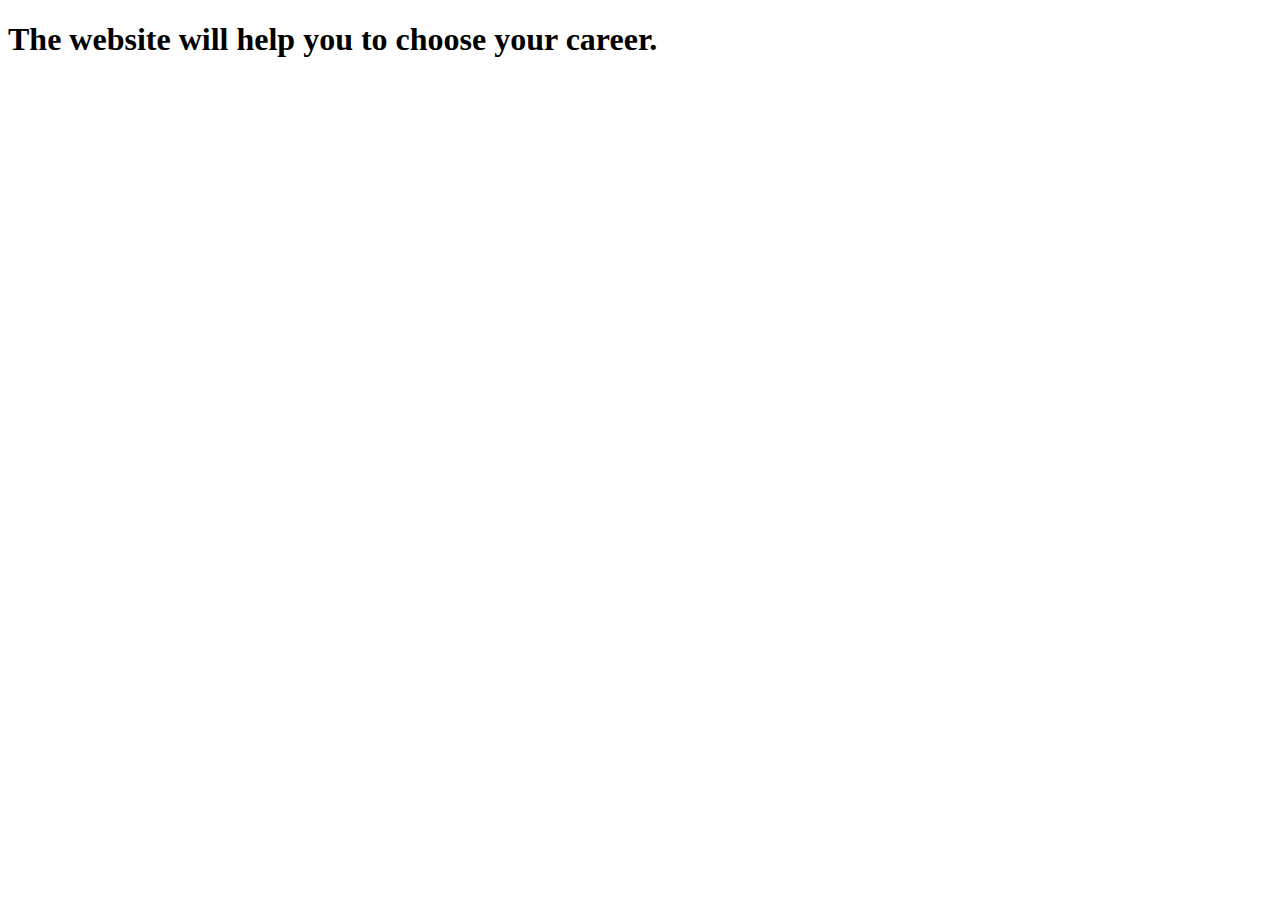
<file: index.html>
<!DOCTYPE html>
<html lang="en">
<head>
    <meta charset="UTF-8">
    <meta name="viewport" content="width=device-width, initial-scale=1.0">
    <title>Career-Compas</title>
</head>
<body>
  <h1>The website will help you to choose your career.</h1> 
</body>
</html>
</file>
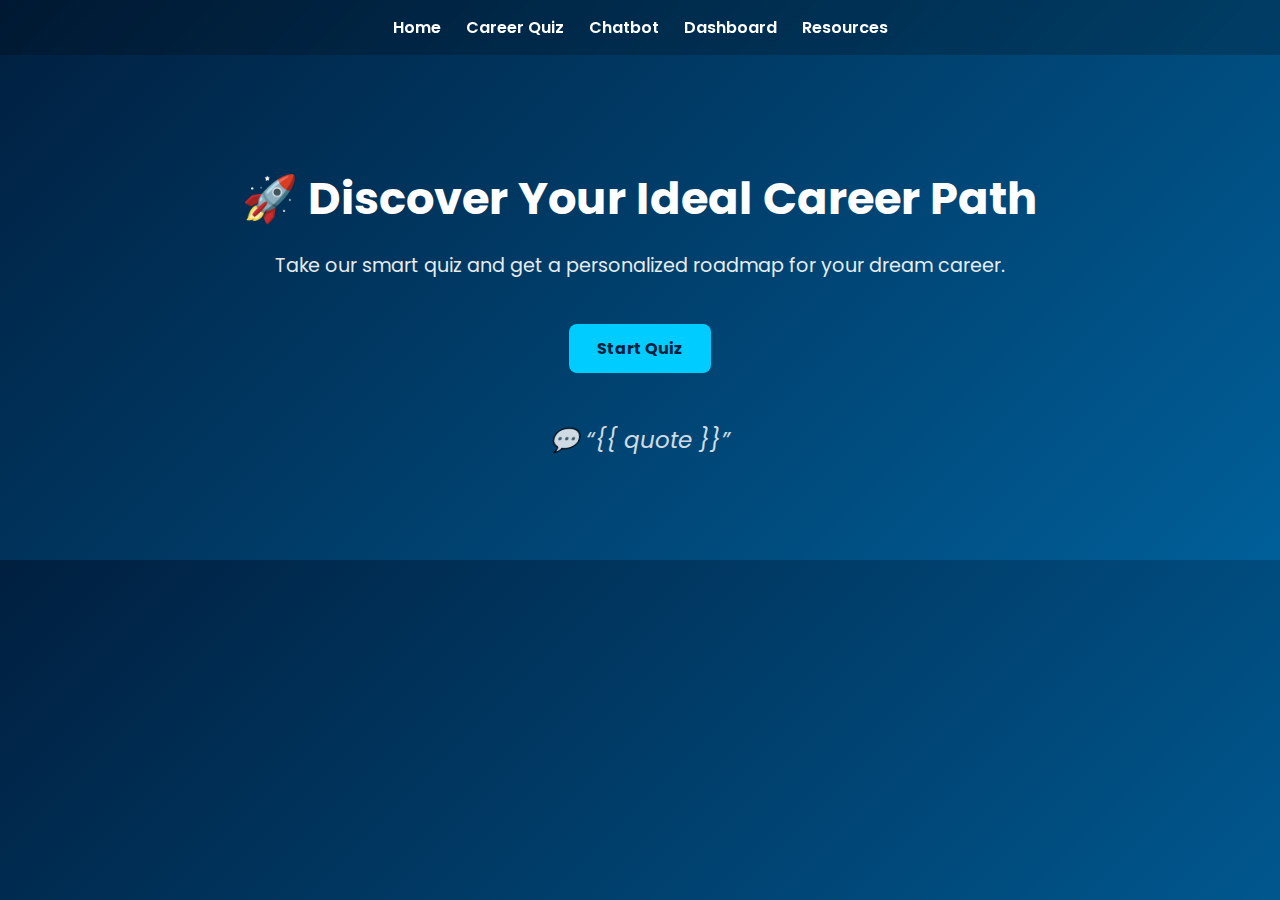
<file: templates/index.html>
<!DOCTYPE html>
<html lang="en">
<head>
  <meta charset="UTF-8">
  <title>Career Compass</title>
  <link href="https://fonts.googleapis.com/css2?family=Poppins:wght@400;600&display=swap" rel="stylesheet">
  <style>
    body {
      font-family: 'Poppins', sans-serif;
      margin: 0; padding: 0;
      background: linear-gradient(135deg, #001f3f, #005f99);
      color: #fff; text-align: center;
    }
    nav {
      background: rgba(0,0,0,0.2);
      padding: 15px;
      position: sticky; top: 0;
      display: flex; justify-content: center;
      gap: 25px;
      backdrop-filter: blur(6px);
    }
    nav a {
      color: white; text-decoration: none;
      font-weight: 600; transition: 0.3s;
    }
    nav a:hover { color: #00ccff; }

    .container { padding: 80px 20px; }
    h1 { font-size: 2.8em; margin-bottom: 10px; }
    p { font-size: 1.2em; opacity: 0.9; }

    .btn {
      display: inline-block;
      background: #00ccff;
      color: #001f3f;
      padding: 12px 28px;
      border-radius: 8px;
      font-weight: bold;
      text-decoration: none;
      margin-top: 25px;
      transition: 0.3s;
    }
    .btn:hover { background: #66e0ff; }

    .quote {
      margin-top: 50px;
      font-size: 1.2em;
      font-style: italic;
      opacity: 0.9;
      animation: fadeIn 2s ease-in-out;
    }

    @keyframes fadeIn {
      from { opacity: 0; transform: translateY(10px); }
      to { opacity: 1; transform: translateY(0); }
    }
  </style>
</head>
<body>
  <nav>
    <a href="/">Home</a>
    <a href="/quiz">Career Quiz</a>
    <a href="/chat">Chatbot</a>
    <a href="/dashboard">Dashboard</a>
    <a href="/resources">Resources</a>
  </nav>

  <div class="container">
    <h1>🚀 Discover Your Ideal Career Path</h1>
    <p>Take our smart quiz and get a personalized roadmap for your dream career.</p>
    <a href="/quiz" class="btn">Start Quiz</a>

    <div class="quote">
      <p>💬 “{{ quote }}”</p>
    </div>
  </div>
</body>
</html>
</file>
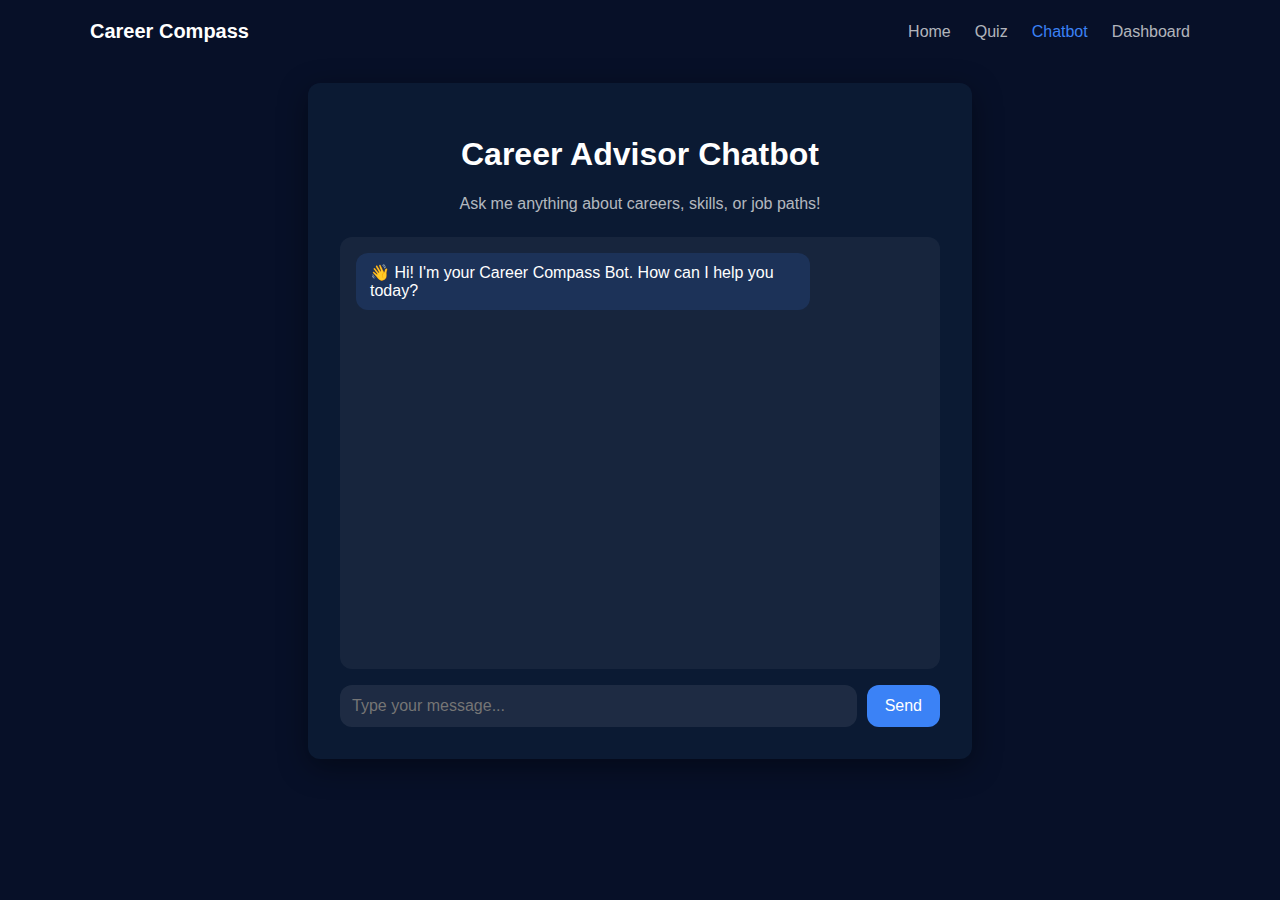
<file: frontend(sayan)/chat.html>
<!DOCTYPE html>
<html lang="en">
<head>
  <meta charset="UTF-8">
  <meta name="viewport" content="width=device-width, initial-scale=1.0">
  <title>Career Compass - Chatbot</title>
  <link rel="stylesheet" href="chat.css">
</head>
<body>
  <div class="site">
    <!-- ✅ Navbar (same as other pages) -->
    <header>
      <div class="brand">Career Compass</div>
      <nav>
        <ul>
          <li><a href="home.html">Home</a></li>
          <li><a href="quiz.html">Quiz</a></li>
          <li><a href="chat.html" class="active">Chatbot</a></li>
          <li><a href="#dashboard">Dashboard</a></li>
        </ul>
      </nav>
    </header>

    <!-- ✅ Chatbot Section -->
    <main>
      <div class="chat-container">
        <h1>Career Advisor Chatbot</h1>
        <p class="subtitle">Ask me anything about careers, skills, or job paths!</p>

        <div class="chat-box" id="chat-box">
          <div class="bot-msg">👋 Hi! I'm your Career Compass Bot. How can I help you today?</div>
        </div>

        <div class="input-area">
          <input type="text" id="user-input" placeholder="Type your message..." />
          <button id="send-btn">Send</button>
        </div>
      </div>
    </main>
  </div>

  <script src="chat.js"></script>
</body>
</html>
</file>
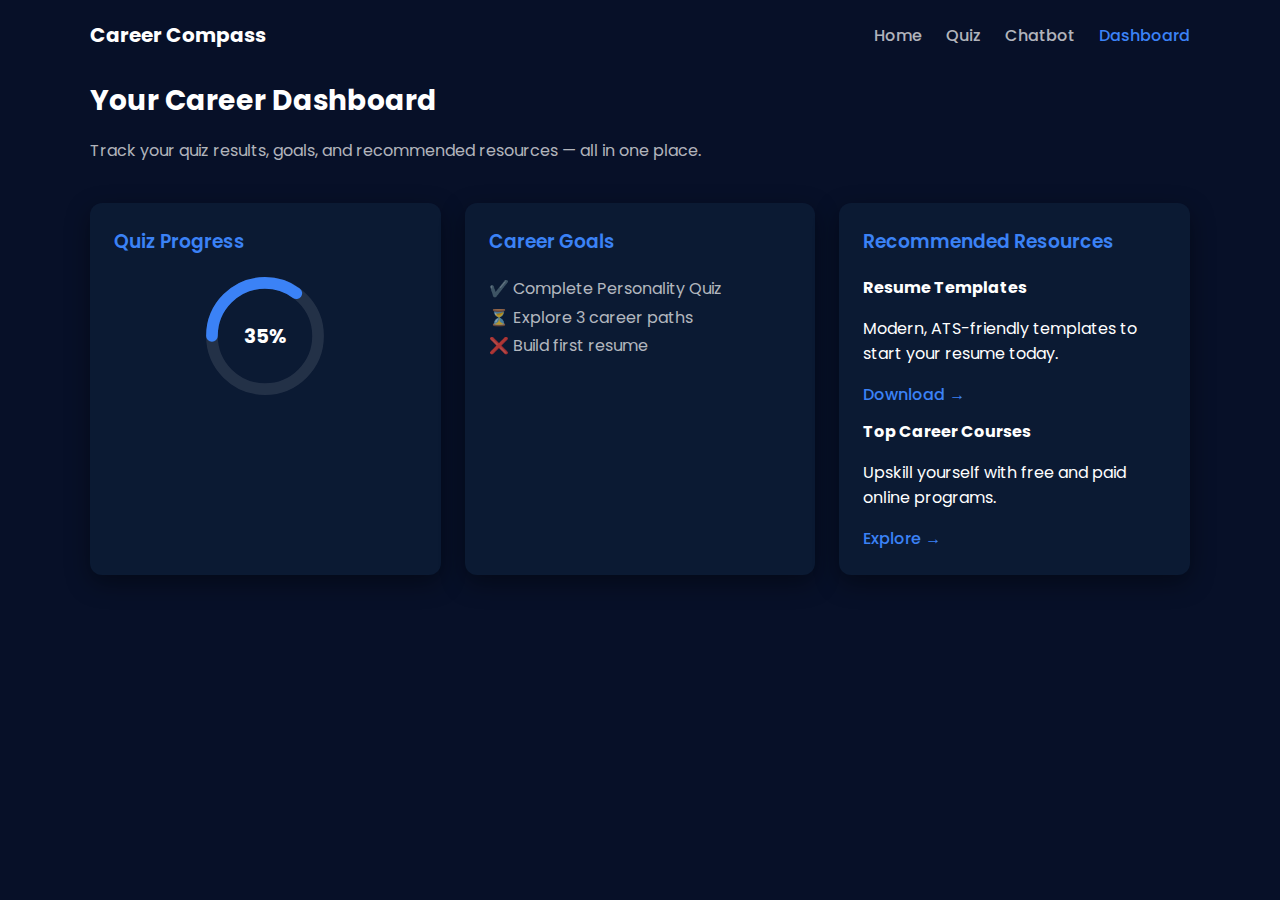
<file: frontend(sayan)/dashboard.html>
<!DOCTYPE html>
<html lang="en">
<head>
  <meta charset="UTF-8" />
  <meta name="viewport" content="width=device-width, initial-scale=1.0" />
  <title>Career Compass - Dashboard</title>
  <link rel="stylesheet" href="dashboard.css" />
  <link href="https://fonts.googleapis.com/css2?family=Poppins:wght@300;400;600;700&display=swap" rel="stylesheet">
</head>
<body>
  <div class="site">
    <!-- ✅ Navbar -->
    <header>
      <div class="brand">Career Compass</div>
      <nav>
        <ul>
          <li><a href="home.html">Home</a></li>
          <li><a href="quiz.html">Quiz</a></li>
          <li><a href="chat.html">Chatbot</a></li>
          <li><a href="dashboard.html" class="active">Dashboard</a></li>
        </ul>
      </nav>
    </header>

    <!-- ✅ Dashboard Content -->
    <main>
      <h1 class="title">Your Career Dashboard</h1>
      <p class="subtitle">Track your quiz results, goals, and recommended resources — all in one place.</p>

      <section class="dashboard-grid">
        <div class="card progress-card">
          <h3>Quiz Progress</h3>
          <div class="progress-circle">
            <svg viewBox="0 0 36 36">
              <path class="bg" d="M18 2.0845a15.9155 15.9155 0 0 1 0 31.831a15.9155 15.9155 0 0 1 0-31.831"/>
              <path class="progress" stroke-dasharray="70, 100" d="M18 2.0845a15.9155 15.9155 0 0 1 0 31.831a15.9155 15.9155 0 0 1 0-31.831"/>
            </svg>
            <div class="percent">70%</div>
          </div>
        </div>

        <div class="card goals-card">
          <h3>Career Goals</h3>
          <ul>
            <li>✔️ Complete Personality Quiz</li>
            <li>⏳ Explore 3 career paths</li>
            <li>❌ Build first resume</li>
          </ul>
        </div>

        <div class="card resources-card">
          <h3>Recommended Resources</h3>
          <div class="resource">
            <strong>Resume Templates</strong>
            <p>Modern, ATS-friendly templates to start your resume today.</p>
            <a href="#">Download →</a>
          </div>
          <div class="resource">
            <strong>Top Career Courses</strong>
            <p>Upskill yourself with free and paid online programs.</p>
            <a href="#">Explore →</a>
          </div>
        </div>
      </section>
    </main>
  </div>

  <script src="dashboard.js"></script>
</body>
</html>
</file>
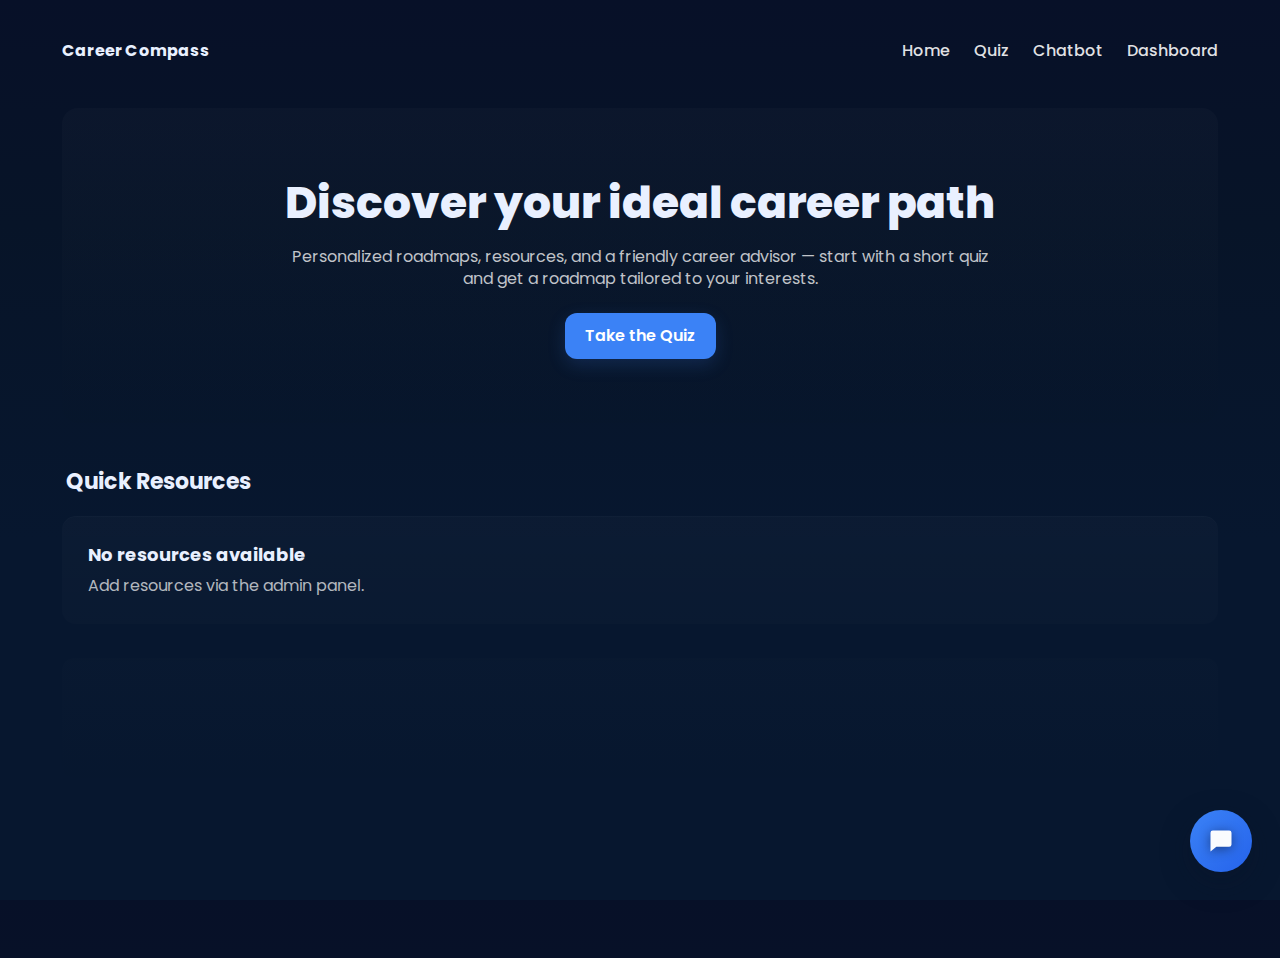
<file: frontend(sayan)/home.html>
<!doctype html>
<html lang="en">
<head>
  <meta charset="utf-8" />
  <meta name="viewport" content="width=device-width,initial-scale=1" />
  <title>Career Compass</title>
  <link rel="preconnect" href="https://fonts.gstatic.com" crossorigin>
  <link href="https://fonts.googleapis.com/css2?family=Poppins:wght@300;400;600;700;800&display=swap" rel="stylesheet">
  <meta name="description" content="Discover your ideal career path — Quiz, resources and friendly career advisor." />
 <link rel="stylesheet" href="home.css">
</head>
<body>
  <div class="site">
    <header>
      <div class="brand">Career Compass</div>
      <nav>
        <ul>
          <li><a href="#">Home</a></li>
          <li><a href="quiz.html">Quiz</a></li>
          <li><a href="#chat">Chatbot</a></li>
          <li><a href="#dashboard">Dashboard</a></li>
        </ul>
      </nav>
    </header>

    <main>
      <section class="hero" aria-label="Hero">
        <div>
          <h1>Discover your ideal career path</h1>
          <p>Personalized roadmaps, resources, and a friendly career advisor — start with a short quiz and get a roadmap tailored to your interests.</p>
          <a id="cta-quiz" class="btn" href="#quiz">Take the Quiz</a>
        </div>
      </section>

      <div class="section-title">Quick Resources</div>

      <section class="resources-wrap">
        <!-- big card showing no resources (mirrors your screenshot) -->
        <div class="card">
          <h3>No resources available</h3>
          <p>Add resources via the admin panel.</p>
        </div>

        <!-- beneath that, a grid for resource cards (empty by default) -->
        <div class="resource-grid" id="resource-grid">
          <!-- JS will populate resources here if present -->
        </div>

      </section>

      <div style="height:56px"></div>
    </main>

    <footer></footer>
  </div>

  <!-- floating chatbot button -->
  <div class="chat-floating" id="chat-btn" aria-label="Open chat">
    <svg width="28" height="28" viewBox="0 0 24 24" fill="none" xmlns="http://www.w3.org/2000/svg">
      <path d="M21 15a2 2 0 0 1-2 2H8l-5 4V5a2 2 0 0 1 2-2h14a2 2 0 0 1 2 2v10z" fill="white" opacity="0.98"/>
    </svg>
  </div>

  <script src="home.js"></script>
</body>
</html>
</file>
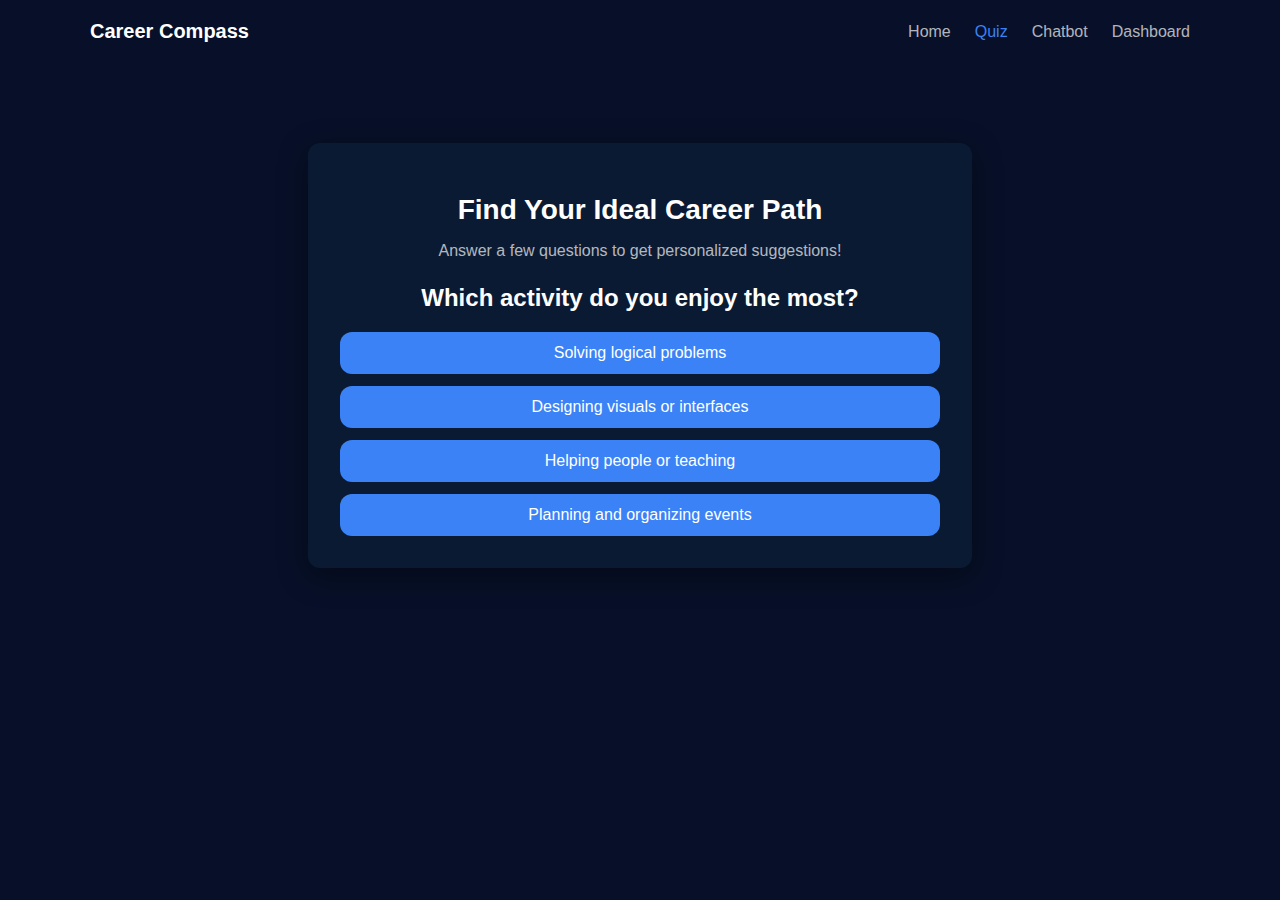
<file: frontend(sayan)/quiz.html>
<!DOCTYPE html>
<html lang="en">
<head>
  <meta charset="UTF-8">
  <meta name="viewport" content="width=device-width, initial-scale=1.0">
  <title>Career Compass - Quiz</title>
  <link rel="stylesheet" href="quiz.css">
</head>
<body>
  <div class="site">
    <!-- ✅ Navbar (same as homepage) -->
    <header>
      <div class="brand">Career Compass</div>
      <nav>
        <ul>
          <li><a href="home.html">Home</a></li>
          <li><a href="quiz.html" class="active">Quiz</a></li>
          <li><a href="chat.html">Chatbot</a></li>
          <li><a href="#dashboard">Dashboard</a></li>
        </ul>
      </nav>
    </header>

    <!-- ✅ Quiz Section -->
    <main>
      <div class="quiz-container">
        <h1>Find Your Ideal Career Path</h1>
        <p class="subtitle">Answer a few questions to get personalized suggestions!</p>

        <div id="quiz-box">
          <div id="question-container">
            <h2 id="question">Loading question...</h2>
            <div id="answer-buttons" class="btn-grid"></div>
          </div>

          <div id="controls">
            <button id="next-btn" class="btn next-btn">Next</button>
          </div>
        </div>

        <div id="result-box" class="hidden">
          <h2>Your Recommended Career Path:</h2>
          <p id="career-result"></p>
          <button id="restart-btn" class="btn">Restart Quiz</button>
        </div>
      </div>
    </main>
  </div>

  <script src="quiz.js"></script>
</body>
</html>
</file>
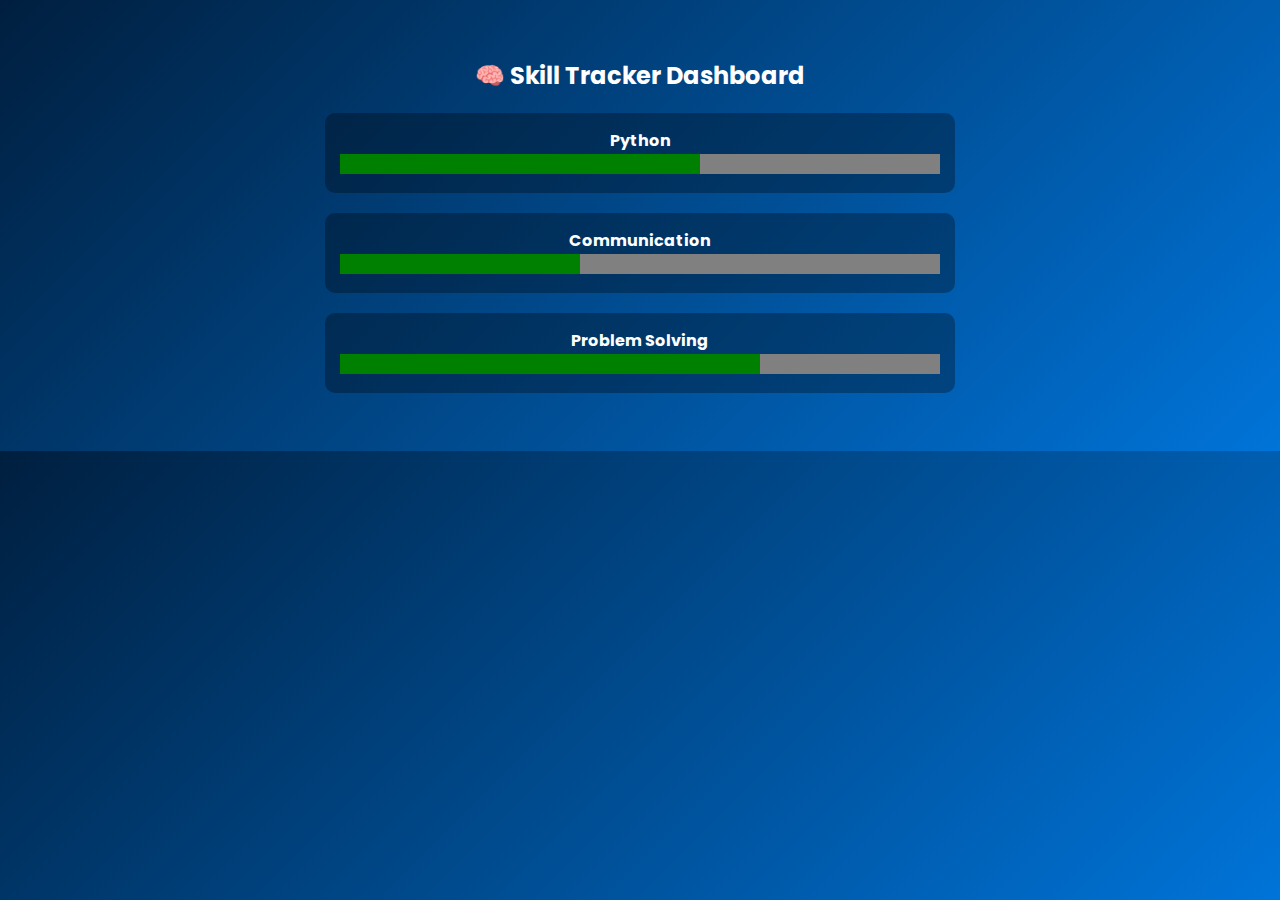
<file: templates/dashboard.html>
<!DOCTYPE html>
<html lang="en">
<head>
  <meta charset="UTF-8">
  <title>Skill Tracker</title>
  <link href="https://fonts.googleapis.com/css2?family=Poppins:wght@400;600&display=swap" rel="stylesheet">
  <style>
    body {
      background: linear-gradient(135deg, #001f3f, #0074d9);
      color: white; font-family: 'Poppins', sans-serif;
      text-align: center; padding: 30px;
    }
    .skill {
      margin: 20px auto; max-width: 600px;
      background: rgba(0,0,0,0.3); padding: 15px; border-radius: 10px;
    }
    progress { width: 100%; height: 20px; border-radius: 10px; }
  </style>
</head>
<body>
  <h2>🧠 Skill Tracker Dashboard</h2>
  <div id="skills"></div>

  <script>
    const skills = JSON.parse(localStorage.getItem('skills')) || {
      "Python": 60, "Communication": 40, "Problem Solving": 70
    };

    const container = document.getElementById('skills');
    for (const [skill, value] of Object.entries(skills)) {
      const div = document.createElement('div');
      div.className = "skill";
      div.innerHTML = `<strong>${skill}</strong><br><progress value="${value}" max="100"></progress>`;
      container.appendChild(div);
    }
  </script>
</body>
</html>
</file>
<file: frontend(sayan)/chat.css>
:root {
  --bg: #071028;
  --card: #0b1a33;
  --text: #ffffff;
  --accent: #3b82f6;
  --muted: rgba(255,255,255,0.7);
  --radius: 12px;
  --transition: 0.25s ease;
}

body {
  margin: 0;
  font-family: "Poppins", sans-serif;
  background: var(--bg);
  color: var(--text);
  min-height: 100vh;
}

.site {
  max-width: 1100px;
  margin: 0 auto;
  padding: 20px;
}

/* ✅ Navbar */
header {
  display: flex;
  justify-content: space-between;
  align-items: center;
  margin-bottom: 30px;
}

.brand {
  font-weight: 700;
  font-size: 20px;
}

nav ul {
  display: flex;
  list-style: none;
  gap: 24px;
  margin: 0;
  padding: 0;
}

nav a {
  color: var(--muted);
  text-decoration: none;
  font-weight: 500;
  transition: color var(--transition);
}

nav a:hover,
nav a.active {
  color: var(--accent);
}

/* ✅ Chatbot Section */
.chat-container {
  background: var(--card);
  padding: 32px;
  border-radius: var(--radius);
  box-shadow: 0 8px 30px rgba(0,0,0,0.4);
  max-width: 600px;
  margin: 40px auto;
  text-align: center;
}

.subtitle {
  color: var(--muted);
  margin-bottom: 24px;
}

.chat-box {
  background: rgba(255,255,255,0.05);
  border-radius: var(--radius);
  height: 400px;
  overflow-y: auto;
  padding: 16px;
  text-align: left;
  display: flex;
  flex-direction: column;
  gap: 10px;
  scroll-behavior: smooth;
}

.bot-msg, .user-msg {
  padding: 10px 14px;
  border-radius: var(--radius);
  max-width: 75%;
}

.bot-msg {
  background: rgba(59,130,246,0.15);
  align-self: flex-start;
}

.user-msg {
  background: var(--accent);
  align-self: flex-end;
}

.input-area {
  margin-top: 16px;
  display: flex;
  gap: 10px;
}

.input-area input {
  flex: 1;
  padding: 12px;
  border-radius: var(--radius);
  border: none;
  outline: none;
  background: rgba(255,255,255,0.08);
  color: white;
  font-size: 16px;
}

.input-area button {
  background: var(--accent);
  color: white;
  border: none;
  border-radius: var(--radius);
  padding: 12px 18px;
  font-size: 16px;
  cursor: pointer;
  transition: background var(--transition);
}

.input-area button:hover {
  background: #2563eb;
}

/* Responsive */
@media (max-width: 700px) {
  .chat-container {
    padding: 20px;
  }
  nav ul {
    gap: 14px;
  }
}
</file>
<file: frontend(sayan)/dashboard.css>
:root {
  --bg: #071028;
  --card: #0b1a33;
  --text: #ffffff;
  --accent: #3b82f6;
  --muted: rgba(255,255,255,0.7);
  --radius: 12px;
  --transition: 0.25s ease;
}

body {
  margin: 0;
  font-family: "Poppins", sans-serif;
  background: var(--bg);
  color: var(--text);
  min-height: 100vh;
}

.site {
  max-width: 1100px;
  margin: 0 auto;
  padding: 20px;
}

/* ✅ Navbar */
header {
  display: flex;
  justify-content: space-between;
  align-items: center;
  margin-bottom: 30px;
}

.brand {
  font-weight: 700;
  font-size: 20px;
}

nav ul {
  display: flex;
  list-style: none;
  gap: 24px;
  margin: 0;
  padding: 0;
}

nav a {
  color: var(--muted);
  text-decoration: none;
  font-weight: 500;
  transition: color var(--transition);
}

nav a:hover,
nav a.active {
  color: var(--accent);
}

/* ✅ Dashboard Content */
.title {
  font-size: 28px;
  font-weight: 700;
  margin-bottom: 10px;
}

.subtitle {
  color: var(--muted);
  margin-bottom: 40px;
}

.dashboard-grid {
  display: grid;
  grid-template-columns: repeat(auto-fit, minmax(280px, 1fr));
  gap: 24px;
}

/* ✅ Card Style */
.card {
  background: var(--card);
  padding: 24px;
  border-radius: var(--radius);
  box-shadow: 0 8px 25px rgba(0, 0, 0, 0.4);
}

.card h3 {
  margin-top: 0;
  color: var(--accent);
  font-weight: 600;
}

/* ✅ Progress Circle */
.progress-circle {
  position: relative;
  width: 120px;
  height: 120px;
  margin: 20px auto;
}

.progress-circle svg {
  transform: rotate(-90deg);
  width: 100%;
  height: 100%;
}

.progress-circle path {
  fill: none;
  stroke-width: 3.5;
  stroke-linecap: round;
}

.progress-circle .bg {
  stroke: rgba(255,255,255,0.1);
}

.progress-circle .progress {
  stroke: var(--accent);
  transition: stroke-dasharray 1s ease;
}

.progress-circle .percent {
  position: absolute;
  top: 50%;
  left: 50%;
  transform: translate(-50%, -50%);
  font-weight: 700;
  font-size: 20px;
}

/* ✅ Goals */
.goals-card ul {
  list-style: none;
  padding-left: 0;
  line-height: 1.8;
  color: var(--muted);
}

/* ✅ Resources */
.resource {
  margin-top: 12px;
}

.resource strong {
  color: white;
}

.resource a {
  color: var(--accent);
  text-decoration: none;
  font-weight: 500;
}

.resource a:hover {
  text-decoration: underline;
}

/* Responsive */
@media (max-width: 700px) {
  nav ul {
    gap: 14px;
  }
}
</file>
<file: frontend(sayan)/home.css>
:root{
      --bg-1: #071028; /* deep navy */
      --bg-2: #0f1f2f; /* slightly lighter */
      --card: rgba(255,255,255,0.04);
      --muted: rgba(255,255,255,0.7);
      --accent: #3b82f6; /* blue */
      --glass: rgba(255,255,255,0.03);
      --radius: 14px;
      --max-width: 1200px;
      font-family: 'Poppins', system-ui, -apple-system, 'Segoe UI', Roboto, 'Helvetica Neue', Arial;
    }

    *{box-sizing:border-box}
    html,body{height:100%}
    body{
      margin:0;min-height:100%;background:linear-gradient(180deg,var(--bg-1) 0%, #071428 25%, #07172f 60%);
      color:#e9f0ff; -webkit-font-smoothing:antialiased; -moz-osx-font-smoothing:grayscale;
      line-height:1.4;font-size:16px;
    }

    /* wrapper */
    .site{max-width:var(--max-width);margin:0 auto;padding:28px 22px}

    /* top nav */
    header{display:flex;align-items:center;justify-content:space-between;padding:12px 0}
    .brand{font-weight:700;letter-spacing:0.2px}
    nav ul{display:flex;gap:24px;list-style:none;margin:0;padding:0}
    nav a{color:rgba(255,255,255,0.88);text-decoration:none;font-weight:500}

    /* hero */
    .hero{margin-top:34px;background:linear-gradient(180deg, rgba(255,255,255,0.02), rgba(0,0,0,0.02));padding:64px 28px;border-radius:16px;display:grid;place-items:center;text-align:center}
    .hero h1{font-size:44px;margin:0 0 12px;font-weight:800}
    .hero p{max-width:720px;margin:0 auto 22px;color:rgba(255,255,255,0.75)}
    .btn{display:inline-block;background:var(--accent);color:white;padding:12px 20px;border-radius:12px;text-decoration:none;font-weight:600;box-shadow:0 6px 18px rgba(59,130,246,0.18)}

    /* section title */
    .section-title{font-size:22px;font-weight:700;margin:44px 4px 18px}

    /* resources */
    .resources-wrap{display:grid;gap:18px}
    .card{background:linear-gradient(180deg, rgba(255,255,255,0.02), rgba(255,255,255,0.01));padding:26px;border-radius:14px;box-shadow:inset 0 1px 0 rgba(255,255,255,0.02)}
    .card h3{margin:0 0 8px;font-size:18px}
    .card p{margin:0;color:rgba(255,255,255,0.7)}

    .resource-grid{display:grid;grid-template-columns:repeat(auto-fit,minmax(240px,1fr));gap:18px}
    .resource{padding:18px;border-radius:12px;background:var(--glass);min-height:110px}
    .resource .title{font-weight:700;margin-bottom:8px}
    .resource .meta{font-size:14px;color:rgba(255,255,255,0.65)}

    /* footer spacer */
    footer{height:80px}

    /* floating chatbot */
    .chat-floating{position:fixed;right:28px;bottom:28px;width:62px;height:62px;border-radius:999px;background:linear-gradient(135deg,var(--accent),#2563eb);display:flex;align-items:center;justify-content:center;box-shadow:0 10px 30px rgba(10,20,40,0.4);cursor:pointer}
    .chat-floating svg{filter:drop-shadow(0 2px 6px rgba(0,0,0,0.45))}

    /* small screens */
    @media (max-width:720px){
      .hero h1{font-size:28px}
      .site{padding:16px}
      nav ul{gap:12px}
    }

    /* subtle page background bands to mimic screenshot */
    .band{height:120px;border-radius:12px;margin:16px 0;background:linear-gradient(180deg, rgba(255,255,255,0.01), rgba(0,0,0,0.02));opacity:0.6}
</file>
<file: frontend(sayan)/quiz.css>
:root {
  --bg: #071028;
  --card: #0b1a33;
  --text: #ffffff;
  --accent: #3b82f6;
  --muted: rgba(255,255,255,0.7);
  --radius: 12px;
  --transition: 0.25s ease;
}

/* Overall Layout */
body {
  margin: 0;
  font-family: "Poppins", sans-serif;
  background: var(--bg);
  color: var(--text);
  min-height: 100vh;
}

.site {
  max-width: 1100px;
  margin: 0 auto;
  padding: 20px;
}

/* ✅ Navbar */
header {
  display: flex;
  justify-content: space-between;
  align-items: center;
  margin-bottom: 30px;
}

.brand {
  font-weight: 700;
  font-size: 20px;
}

nav ul {
  display: flex;
  list-style: none;
  gap: 24px;
  margin: 0;
  padding: 0;
}

nav a {
  color: var(--muted);
  text-decoration: none;
  font-weight: 500;
  transition: color var(--transition);
}

nav a:hover,
nav a.active {
  color: var(--accent);
}

/* ✅ Quiz Section */
.quiz-container {
  background: var(--card);
  padding: 32px;
  border-radius: var(--radius);
  box-shadow: 0 8px 30px rgba(0,0,0,0.4);
  max-width: 600px;
  margin: 0 auto;
  text-align: center;
  margin-top: 100px;
}

h1 {
  margin-bottom: 12px;
  font-size: 28px;
}

.subtitle {
  color: var(--muted);
  margin-bottom: 24px;
}

.btn-grid {
  display: grid;
  gap: 12px;
  margin-top: 20px;
}

.btn {
  background: var(--accent);
  color: white;
  border: none;
  border-radius: var(--radius);
  padding: 12px 20px;
  font-size: 16px;
  cursor: pointer;
  transition: background var(--transition);
}

.btn:hover {
  background: #2563eb;
}

.next-btn {
  margin-top: 20px;
  background: #1e40af;
}

.hidden {
  display: none;
}

#result-box {
  margin-top: 20px;
  padding: 20px;
  background: rgba(255,255,255,0.05);
  border-radius: var(--radius);
}

/* Responsive */
@media (max-width: 700px) {
  .quiz-container {
    padding: 20px;
  }
  nav ul {
    gap: 14px;
  }
}
</file>
